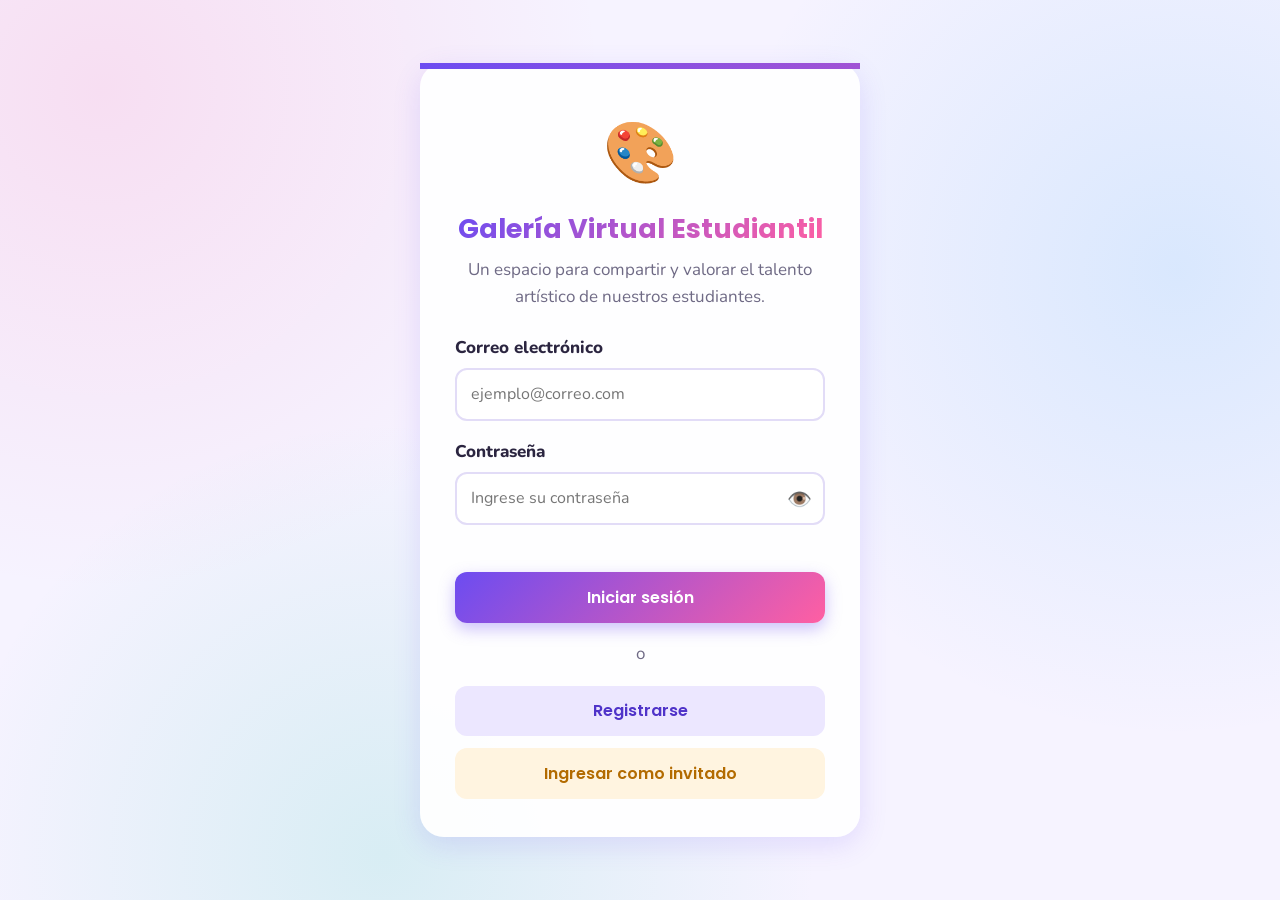
<file: index.html>
<!DOCTYPE html>
<html lang="es">
<head>
    <meta charset="UTF-8">
    <meta name="viewport" content="width=device-width, initial-scale=1.0">

    <meta name="description" content="Galería virtual de arte estudiantil de la comunidad educativa de Comarapa.">
    <title>Galería Virtual Estudiantil</title>

    <link rel="preconnect" href="https://fonts.googleapis.com">
    <link href="https://fonts.googleapis.com/css2?family=Nunito:wght@400;700;800&family=Poppins:wght@600;700&display=swap" rel="stylesheet">
    <link rel="stylesheet" href="style.css">
</head>

<body>

    <main class="contenedor-acceso">

        <section class="tarjeta-acceso">

            <div class="logo" aria-hidden="true">🎨</div>

            <h1>Galería Virtual Estudiantil</h1>

            <p class="subtitulo">
                Un espacio para compartir y valorar el talento artístico
                de nuestros estudiantes.
            </p>

            <form id="formLogin">

                <div class="grupo-formulario">

                    <label for="correo">Correo electrónico</label>

                    <input
                        type="email"
                        id="correo"
                        autocomplete="email"
                        placeholder="ejemplo@correo.com"
                        required
                    >

                </div>

                <div class="grupo-formulario">

                    <label for="password">Contraseña</label>

                    <input
                        type="password"
                        id="password"
                        autocomplete="current-password"
                        placeholder="Ingrese su contraseña"
                        required
                    >

                </div>

                <p id="mensajeError" class="mensaje-error" role="alert" aria-live="polite"></p>

                <button type="submit" class="btn btn-principal">
                    Iniciar sesión
                </button>

            </form>

            <div class="separador">
                <span>o</span>
            </div>

            <a href="registro.html" class="btn btn-secundario">
                Registrarse
            </a>

            <button
                id="btnInvitado"
                class="btn btn-invitado"
                type="button"
            >
                Ingresar como invitado
            </button>

        </section>

    </main>

    <script src="script.js"></script>

</body>
</html>
</file>
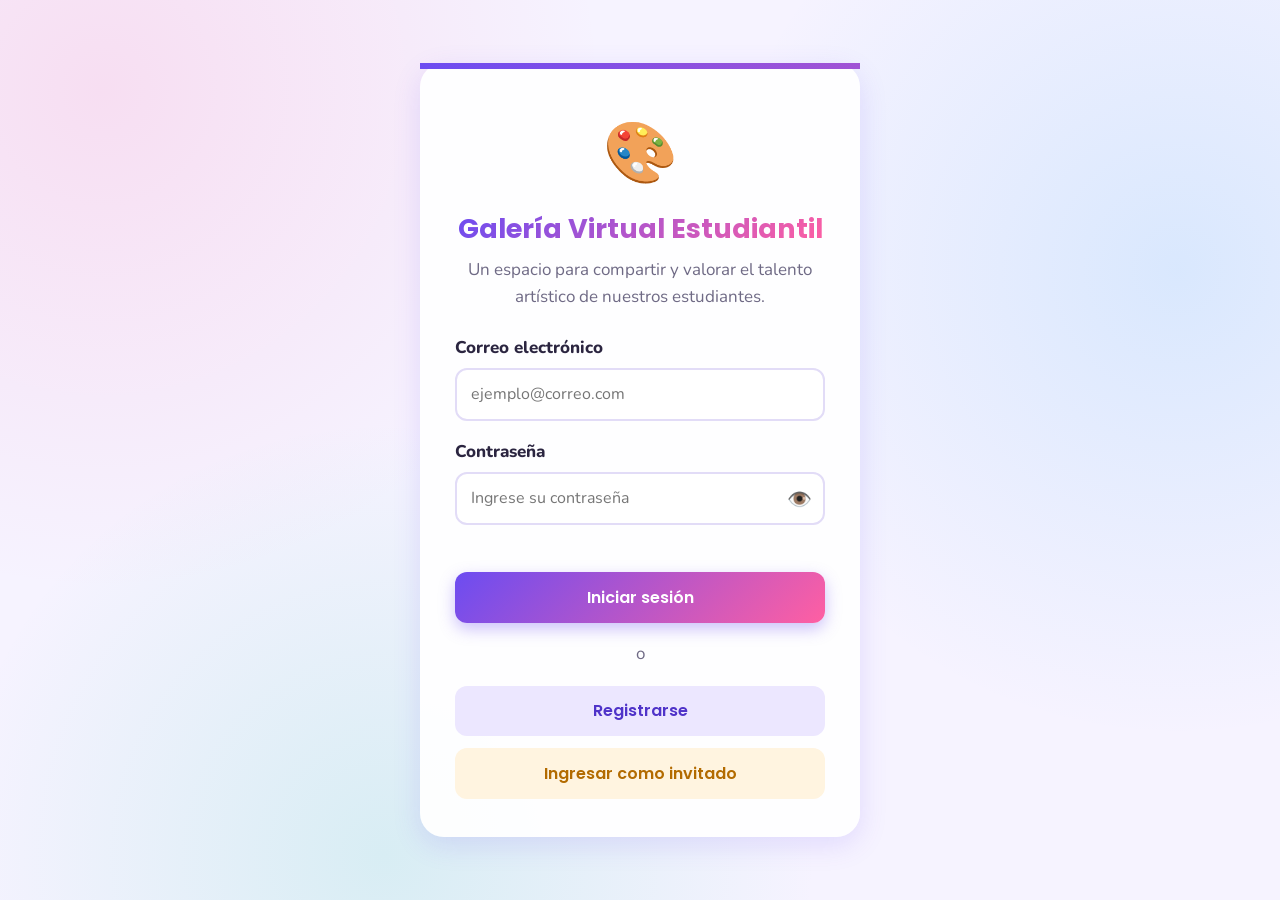
<file: galeria.html>
<!DOCTYPE html>
<html lang="es">

<head>

    <meta charset="UTF-8">

    <meta name="viewport"
          content="width=device-width, initial-scale=1.0">

    <meta name="description" content="Galería virtual de arte estudiantil de la comunidad educativa de Comarapa.">
    <title>Galería Virtual</title>

    <link rel="preconnect" href="https://fonts.googleapis.com">
    <link href="https://fonts.googleapis.com/css2?family=Nunito:wght@400;700;800&family=Poppins:wght@600;700&display=swap" rel="stylesheet">
    <link rel="stylesheet" href="style.css">

</head>

<body>

<header class="encabezado">

    <div class="marca">
        🎨 Galería Virtual
    </div>

    <nav>

        <a href="galeria.html">Inicio</a>

        <a href="#filtroCategoria">Categorías</a>

        <a href="galeria.html?vista=favoritos" id="enlaceFavoritos">Mis favoritos</a>

        <button id="cerrarSesion">
            Salir
        </button>

    </nav>

</header>


<section class="hero">

    <h1 id="tituloHero">Talento que merece ser visto</h1>

    <p>
        Descubre las creaciones artísticas de nuestros estudiantes.
    </p>

</section>


<section class="zona-filtros">

    <input
        type="search"
        id="buscador"
        placeholder="Buscar por título o autor..."
        aria-label="Buscar una obra"
    >

    <select id="filtroCategoria" aria-label="Filtrar por categoría">

        <option value="todos">
            Todas las categorías
        </option>

        <option value="dibujo">
            Dibujo
        </option>

        <option value="pintura">
            Pintura
        </option>

        <option value="musica">
            Música
        </option>

        <option value="poesia">
            Poesía
        </option>

        <option value="manualidades">
            Manualidades
        </option>

    </select>

</section>


<div class="chips" id="chips" role="group" aria-label="Categorías"></div>

<main>

    <section
        id="contenedorObras"
        class="galeria"
    >

        <!-- Las obras se generan con JavaScript -->

    </section>

</main>


<footer>

    <p>
        Galería Virtual Estudiantil
    </p>

    <p>
        Comunidad educativa de Comarapa
    </p>

</footer>


<script src="script.js"></script>

</body>

</html>
</file>
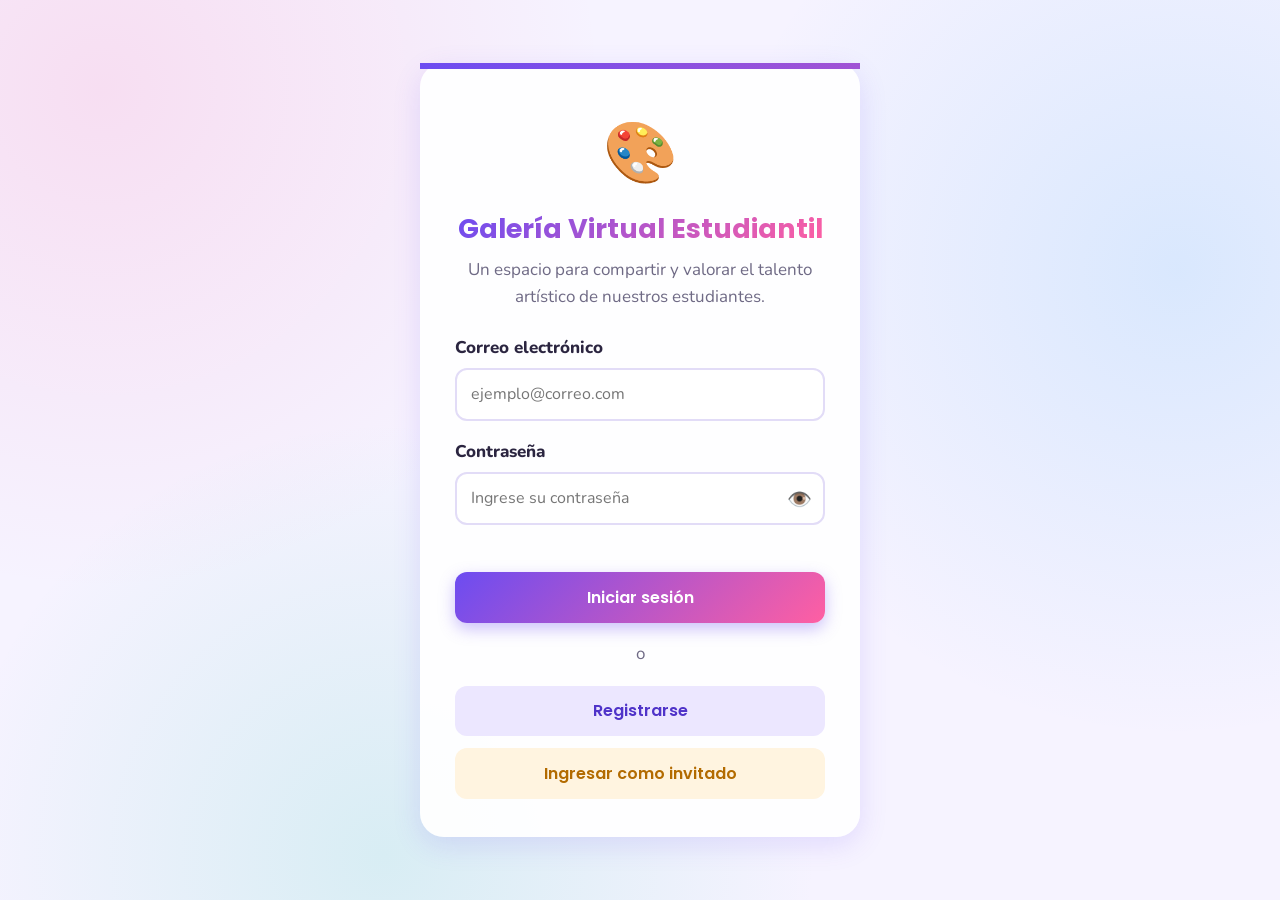
<file: preferencias.html>
<!DOCTYPE html>
<html lang="es">

<head>

    <meta charset="UTF-8">

    <meta name="viewport"
          content="width=device-width, initial-scale=1.0">

    <meta name="description" content="Galería virtual de arte estudiantil de la comunidad educativa de Comarapa.">
    <title>Mis gustos artísticos</title>

    <link rel="preconnect" href="https://fonts.googleapis.com">
    <link href="https://fonts.googleapis.com/css2?family=Nunito:wght@400;700;800&family=Poppins:wght@600;700&display=swap" rel="stylesheet">
    <link rel="stylesheet" href="style.css">

</head>

<body>

<main class="contenedor-preferencias">

    <h1>¿Qué tipo de arte te gusta?</h1>

    <p>
        Selecciona una o varias categorías.
    </p>

    <div class="preferencias">

        <button class="preferencia" data-categoria="dibujo">
            ✏️
            <span>Dibujo</span>
        </button>

        <button class="preferencia" data-categoria="pintura">
            🎨
            <span>Pintura</span>
        </button>

        <button class="preferencia" data-categoria="musica">
            🎵
            <span>Música</span>
        </button>

        <button class="preferencia" data-categoria="poesia">
            📖
            <span>Poesía</span>
        </button>

        <button class="preferencia" data-categoria="manualidades">
            ✂️
            <span>Manualidades</span>
        </button>

    </div>

    <button
        id="guardarPreferencias"
        class="btn btn-principal"
    >
        Continuar
    </button>

</main>

<script src="script.js"></script>

</body>

</html>
</file>
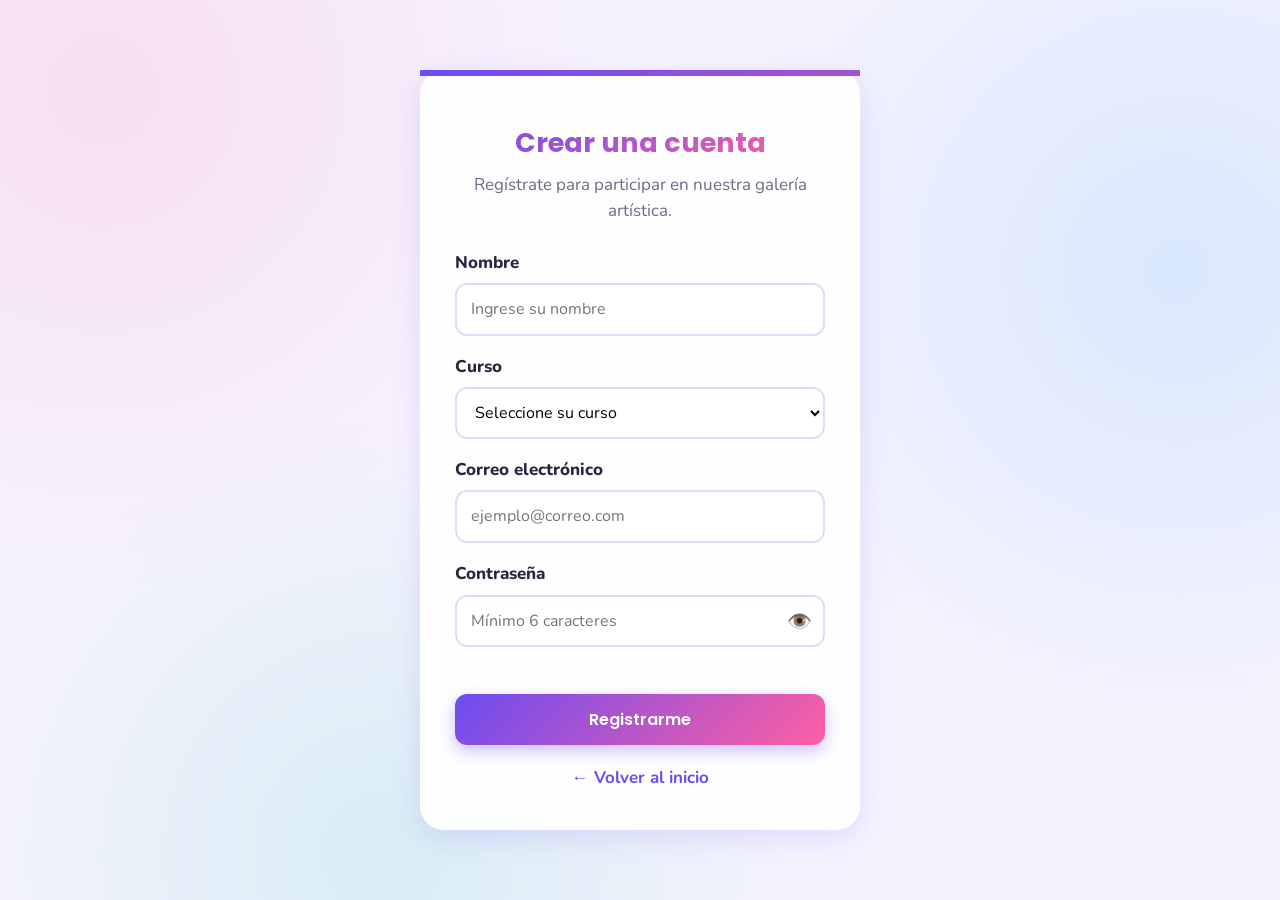
<file: registro.html>
<!DOCTYPE html>
<html lang="es">
<head>

    <meta charset="UTF-8">

    <meta name="viewport"
          content="width=device-width, initial-scale=1.0">

    <meta name="description" content="Galería virtual de arte estudiantil de la comunidad educativa de Comarapa.">
    <title>Registro | Galería Virtual</title>

    <link rel="preconnect" href="https://fonts.googleapis.com">
    <link href="https://fonts.googleapis.com/css2?family=Nunito:wght@400;700;800&family=Poppins:wght@600;700&display=swap" rel="stylesheet">
    <link rel="stylesheet" href="style.css">

</head>

<body>

<main class="contenedor-acceso">

    <section class="tarjeta-acceso">

        <h1>Crear una cuenta</h1>

        <p class="subtitulo">
            Regístrate para participar en nuestra galería artística.
        </p>

        <form id="formRegistro">

            <div class="grupo-formulario">

                <label for="nombre">Nombre</label>

                <input
                    type="text"
                    id="nombre"
                    autocomplete="name"
                    placeholder="Ingrese su nombre"
                    required
                >

            </div>

            <div class="grupo-formulario">

                <label for="curso">Curso</label>

                <select id="curso" required>

                    <option value="">
                        Seleccione su curso
                    </option>

                    <option>1ro de Secundaria</option>
                    <option>2do de Secundaria</option>
                    <option>3ro de Secundaria</option>
                    <option>4to de Secundaria</option>
                    <option>5to de Secundaria</option>
                    <option>6to de Secundaria</option>

                </select>

            </div>

            <div class="grupo-formulario">

                <label for="correoRegistro">
                    Correo electrónico
                </label>

                <input
                    type="email"
                    id="correoRegistro"
                    autocomplete="email"
                    placeholder="ejemplo@correo.com"
                    required
                >

            </div>

            <div class="grupo-formulario">

                <label for="passwordRegistro">
                    Contraseña
                </label>

                <input
                    type="password"
                    id="passwordRegistro"
                    autocomplete="new-password"
                    placeholder="Mínimo 6 caracteres"
                    minlength="6"
                    required
                >

            </div>

            <p id="mensajeError" class="mensaje-error" role="alert" aria-live="polite"></p>

            <button
                type="submit"
                class="btn btn-principal"
            >
                Registrarme
            </button>

        </form>

        <a href="index.html" class="enlace-volver">
            ← Volver al inicio
        </a>

    </section>

</main>

<script src="script.js"></script>

</body>
</html>
</file>
<file: style.css>
/* =====================================================
   GALERÍA VIRTUAL ESTUDIANTIL – TEMA COLORIDO
   ===================================================== */

:root {
    --violeta: #6c4cf1;
    --violeta-osc: #4f33c9;
    --rosa: #ff5fa2;
    --naranja: #ff9f43;
    --turquesa: #20c9b0;
    --azul: #29a3f5;
    --fondo: #f6f3ff;
    --texto: #2b2540;
    --suave: #6f6a85;
    --degradado: linear-gradient(135deg, #6c4cf1 0%, #ff5fa2 100%);
    --sombra: 0 8px 28px rgba(108, 76, 241, .15);
}

* { box-sizing: border-box; margin: 0; padding: 0; }
html { scroll-behavior: smooth; }

body {
    font-family: "Nunito", "Segoe UI", Arial, sans-serif;
    font-size: 17px;
    line-height: 1.55;
    color: var(--texto);
    background:
        radial-gradient(circle at 8% 10%, rgba(255, 95, 162, .14), transparent 35%),
        radial-gradient(circle at 92% 30%, rgba(41, 163, 245, .14), transparent 35%),
        radial-gradient(circle at 30% 95%, rgba(32, 201, 176, .14), transparent 35%),
        var(--fondo);
    background-attachment: fixed;
}

h1, h2, h3, .marca, .btn, .etiqueta {
    font-family: "Poppins", "Segoe UI", Arial, sans-serif;
}

a { text-decoration: none; color: inherit; }

/* ---------- ACCESO ---------- */

.contenedor-acceso {
    min-height: 100vh; display: flex;
    justify-content: center; align-items: center; padding: 25px;
}

.tarjeta-acceso {
    background: rgba(255, 255, 255, .95);
    width: 100%; max-width: 440px; padding: 38px 35px;
    border-radius: 24px; box-shadow: var(--sombra);
    border-top: 6px solid transparent;
    border-image: var(--degradado) 1;
    animation: subir .6s ease both;
}

.logo { font-size: 60px; text-align: center; animation: flotar 3s ease-in-out infinite; }

.tarjeta-acceso h1 {
    text-align: center; margin: 12px 0; font-size: 27px; line-height: 1.25;
    background: var(--degradado); -webkit-background-clip: text;
    background-clip: text; color: transparent;
}

.subtitulo { text-align: center; color: var(--suave); margin-bottom: 25px; }
.grupo-formulario { margin-bottom: 18px; }
.grupo-formulario label { display: block; margin-bottom: 7px; font-weight: 800; }

input, select, textarea {
    width: 100%; padding: 12px 14px; font: inherit; font-size: 16px;
    border: 2px solid #e2dcf7; border-radius: 12px; background: white;
    transition: border-color .2s, box-shadow .2s;
}

input:focus, select:focus, textarea:focus {
    outline: none; border-color: var(--violeta);
    box-shadow: 0 0 0 4px rgba(108, 76, 241, .18);
}

.campo-clave { position: relative; }
.campo-clave input { padding-right: 52px; }
.ver-clave {
    position: absolute; right: 6px; top: 50%; transform: translateY(-50%);
    width: 40px; height: 40px; border: none; background: none;
    font-size: 20px; cursor: pointer; border-radius: 10px;
}
.ver-clave:hover { background: #f0ebff; }

/* ---------- BOTONES ---------- */

.btn {
    display: block; width: 100%; padding: 13px; border: none;
    border-radius: 12px; cursor: pointer; text-align: center;
    margin-top: 12px; font-size: 16px; font-weight: 600;
    transition: transform .15s, box-shadow .2s, filter .2s;
}
.btn:hover { transform: translateY(-2px); }
.btn:active { transform: scale(.97); }

.btn-principal { background: var(--degradado); color: white; box-shadow: 0 6px 16px rgba(108, 76, 241, .35); }
.btn-principal:hover { box-shadow: 0 10px 22px rgba(255, 95, 162, .4); }
.btn-secundario { background: #ece7ff; color: var(--violeta-osc); }
.btn-invitado { background: #fff4e0; color: #b36b00; }

.separador { text-align: center; margin: 18px; color: var(--suave); }
.mensaje-error { color: #d6284f; font-weight: 700; margin-bottom: 10px; min-height: 1em; }
.enlace-volver { display: block; text-align: center; margin-top: 20px; color: var(--violeta); font-weight: 700; }

/* ---------- PREFERENCIAS ---------- */

.contenedor-preferencias { max-width: 900px; margin: auto; padding: 60px 25px; text-align: center; }
.contenedor-preferencias h1 { font-size: 34px; margin-bottom: 8px; color: var(--violeta-osc); }

.preferencias {
    display: grid; grid-template-columns: repeat(auto-fit, minmax(150px, 1fr));
    gap: 20px; margin: 35px 0;
}

.preferencia {
    padding: 30px 15px; border: 3px solid transparent; background: white;
    border-radius: 20px; cursor: pointer; font-size: 40px;
    box-shadow: var(--sombra); transition: transform .2s, border-color .2s, background .2s;
}
.preferencia:hover { transform: translateY(-6px) rotate(-1.5deg); }
.preferencia span { display: block; font: 700 17px "Poppins", sans-serif; margin-top: 10px; }
.preferencia.seleccionada { border-color: var(--violeta); background: #efeaff; transform: scale(1.05); }
.preferencia.seleccionada::after { content: " ✓"; font-size: 18px; color: var(--violeta); }

/* ---------- ENCABEZADO ---------- */

.encabezado {
    position: sticky; top: 0; z-index: 5;
    background: var(--degradado); color: white;
    padding: 14px 5%; display: flex; justify-content: space-between;
    align-items: center; box-shadow: 0 4px 18px rgba(108, 76, 241, .35);
}
.marca { font-size: 22px; font-weight: 700; }
.encabezado nav { display: flex; gap: 22px; align-items: center; font-weight: 700; }
.encabezado nav a { padding: 6px 2px; border-bottom: 3px solid transparent; transition: border-color .2s; }
.encabezado nav a:hover { border-color: white; }
.encabezado button {
    border: none; padding: 9px 18px; cursor: pointer; border-radius: 20px;
    background: white; color: var(--violeta-osc); font: 700 15px "Nunito", sans-serif;
    transition: transform .15s;
}
.encabezado button:hover { transform: scale(1.06); }

/* ---------- PRESENTACIÓN ---------- */

.hero { padding: 70px 20px 40px; text-align: center; }
.hero h1 {
    font-size: 44px; line-height: 1.15; margin-bottom: 12px;
    background: linear-gradient(90deg, #6c4cf1, #ff5fa2, #ff9f43, #6c4cf1);
    background-size: 250% 100%; -webkit-background-clip: text;
    background-clip: text; color: transparent; animation: brillo 6s linear infinite;
}
.hero p { color: var(--suave); font-size: 19px; }

/* ---------- FILTROS ---------- */

.zona-filtros { max-width: 1100px; margin: auto; padding: 10px 20px; }
.zona-filtros select { display: none; }
.zona-filtros input[type="search"] { padding: 15px 20px; border-radius: 30px; box-shadow: var(--sombra); }

.chips { max-width: 1100px; margin: 8px auto 0; padding: 10px 20px; display: flex; flex-wrap: wrap; gap: 10px; justify-content: center; }
.chip {
    border: 2px solid transparent; background: white; color: var(--texto);
    padding: 9px 18px; border-radius: 30px; cursor: pointer;
    font: 700 15px "Nunito", sans-serif; box-shadow: 0 3px 10px rgba(0, 0, 0, .07);
    transition: transform .15s, background .2s, color .2s;
}
.chip:hover { transform: translateY(-3px); }
.chip.activo { background: var(--violeta); color: white; transform: scale(1.06); }

/* ---------- GALERÍA ---------- */

.galeria {
    max-width: 1100px; margin: auto; padding: 25px;
    display: grid; grid-template-columns: repeat(auto-fit, minmax(260px, 1fr)); gap: 28px;
}

.tarjeta-obra {
    position: relative; background: white; border-radius: 22px; overflow: hidden;
    box-shadow: var(--sombra); transition: transform .25s, box-shadow .25s;
    animation: subir .6s ease both; animation-delay: calc(var(--i, 0) * 90ms);
}
.tarjeta-obra:hover { transform: translateY(-8px) scale(1.01); box-shadow: 0 16px 36px rgba(108, 76, 241, .28); }
.tarjeta-obra img { width: 100%; height: 220px; object-fit: cover; display: block; transition: transform .4s; background: #eee; }
.tarjeta-obra:hover img { transform: scale(1.08); }
.tarjeta-obra { isolation: isolate; }
.contenido-tarjeta { padding: 18px; background: white; position: relative; }
.contenido-tarjeta h3 { margin: 10px 0 4px; font-size: 20px; }
.contenido-tarjeta .autor { color: var(--suave); font-size: 15px; }

.etiqueta {
    display: inline-block; padding: 4px 12px; border-radius: 20px;
    font-size: 13px; font-weight: 600; color: white; background: var(--violeta);
}
.cat-dibujo { background: var(--naranja); }
.cat-pintura { background: var(--violeta); }
.cat-musica { background: var(--rosa); }
.cat-poesia { background: var(--azul); }
.cat-manualidades { background: var(--turquesa); }
.etiqueta.recomendada { background: #ffd23f; color: #5a4300; margin-left: 6px; }

.btn-fav {
    position: absolute; top: 12px; right: 12px; z-index: 2;
    width: 42px; height: 42px; border: none; border-radius: 50%;
    background: rgba(255, 255, 255, .95); font-size: 22px; cursor: pointer;
    box-shadow: 0 3px 10px rgba(0, 0, 0, .25); transition: transform .2s;
}
.btn-fav:hover { transform: scale(1.18); }
.btn-fav[aria-pressed="true"] { color: #e8265e; animation: latido .4s; }

.vacio { grid-column: 1 / -1; text-align: center; color: var(--suave); padding: 40px 10px; }

/* ---------- DETALLE ---------- */

.detalle-obra { max-width: 1100px; margin: 40px auto; padding: 20px; display: grid; grid-template-columns: 1fr 1fr; gap: 40px; }
.detalle-obra > img {
    width: 100%; aspect-ratio: 4 / 3; object-fit: cover; border-radius: 22px;
    box-shadow: var(--sombra); cursor: zoom-in; transition: transform .3s; background: #eee;
}
.detalle-obra > img:hover { transform: scale(1.02); }
.informacion-obra h1 { margin: 15px 0; font-size: 34px; color: var(--violeta-osc); }
.informacion-obra p { margin: 12px 0; }

.acciones { display: flex; flex-wrap: wrap; gap: 12px; margin: 22px 0; }
.btn-like, .btn-compartir {
    padding: 12px 22px; border: none; border-radius: 30px; cursor: pointer;
    font: 700 16px "Nunito", sans-serif; transition: transform .15s, background .2s;
}
.btn-like { background: #ffe3ec; color: #c21d4e; }
.btn-like.activo { background: #e8265e; color: white; }
.btn-compartir { background: #dff6ff; color: #0b6fa8; }
.btn-like:hover, .btn-compartir:hover { transform: translateY(-3px); }
.btn-like.pop { animation: latido .45s; }

.comentarios { margin-top: 30px; }
.comentarios h2 { color: var(--violeta-osc); }
.comentarios textarea { min-height: 100px; margin-top: 15px; resize: vertical; }
.contador { text-align: right; font-size: 13px; color: var(--suave); margin-top: 4px; }

.comentario {
    background: white; padding: 12px 16px; border-radius: 14px; margin-top: 12px;
    border-left: 5px solid var(--rosa); box-shadow: 0 3px 10px rgba(0, 0, 0, .06);
    animation: subir .4s ease both;
}
.comentario small { display: block; color: var(--suave); margin-bottom: 4px; font-weight: 700; }

/* ---------- VISOR DE IMAGEN ---------- */

.visor {
    position: fixed; inset: 0; z-index: 20; background: rgba(20, 12, 50, .88);
    display: none; align-items: center; justify-content: center; padding: 20px; cursor: zoom-out;
}
.visor.abierto { display: flex; animation: aparecer .25s; }
.visor img { max-width: 100%; max-height: 92vh; border-radius: 14px; box-shadow: 0 10px 50px rgba(0, 0, 0, .5); }

/* ---------- PIE, AVISOS ---------- */

footer { text-align: center; padding: 30px; margin-top: 50px; background: var(--degradado); color: white; }

.toast {
    position: fixed; left: 50%; bottom: 25px; transform: translateX(-50%);
    background: var(--texto); color: white; padding: 12px 22px; border-radius: 30px;
    opacity: 0; pointer-events: none; transition: opacity .25s; z-index: 30; max-width: 90%;
}
.toast.visible { opacity: 1; }

:focus-visible { outline: 3px solid var(--naranja); outline-offset: 2px; }

/* ---------- ANIMACIONES ---------- */

@keyframes subir { from { opacity: 0; transform: translateY(24px); } to { opacity: 1; transform: none; } }
@keyframes aparecer { from { opacity: 0; } to { opacity: 1; } }
@keyframes flotar { 50% { transform: translateY(-8px); } }
@keyframes latido { 30% { transform: scale(1.35); } 60% { transform: scale(.9); } }
@keyframes brillo { to { background-position: -250% 0; } }

@media (max-width: 700px) {
    .encabezado { flex-direction: column; gap: 12px; }
    .encabezado nav { flex-wrap: wrap; justify-content: center; gap: 14px; }
    .detalle-obra { grid-template-columns: 1fr; }
    .hero h1 { font-size: 30px; }
}

@media (prefers-reduced-motion: reduce) {
    *, *::before, *::after { animation: none !important; transition: none !important; }
}
</file>
